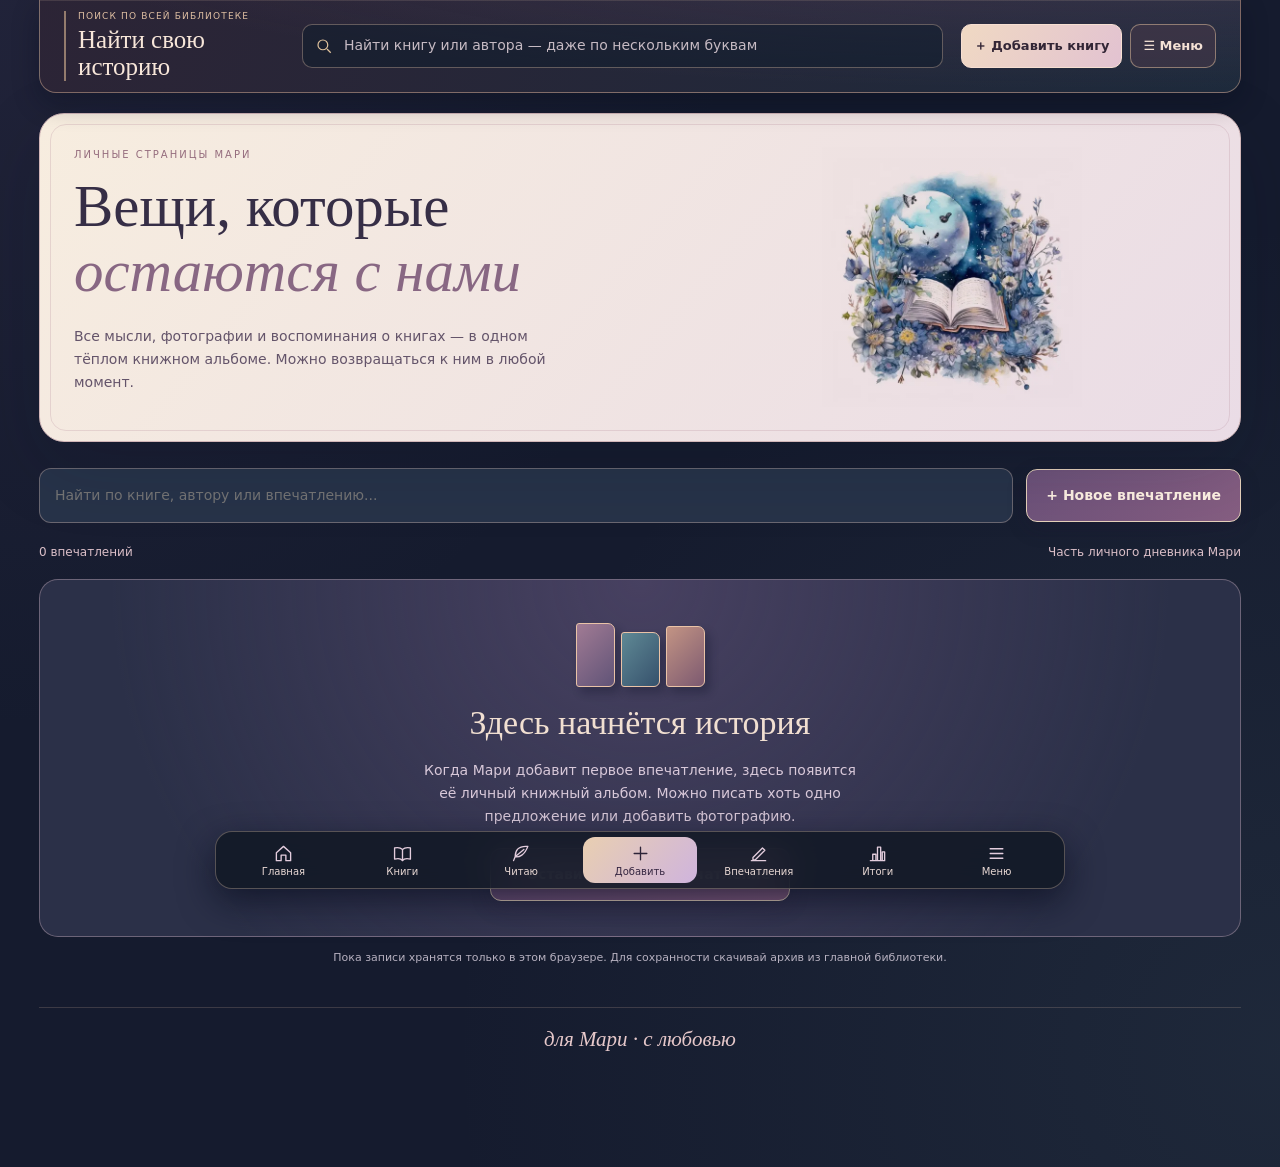
<file: impressions.html>
<!DOCTYPE html>
<html lang="ru"><head><meta charset="utf-8"/><meta content="width=device-width,initial-scale=1,viewport-fit=cover" name="viewport"/><title>Все мои впечатления · Между страницами</title><meta content="#171d30" name="theme-color"/><style>
/* Phone layout calibration: the 100% browser view matches the former 75% phone view.
   Desktop, tablets, data and native browser zoom remain untouched. */
@media (max-width:700px) and (pointer:coarse){html{zoom:.75}}

:root{color-scheme:dark;--paper:#ffeada;--soft:#dfcfcf;--gold:#efc79b}*{box-sizing:border-box}body{margin:0;background:radial-gradient(ellipse 60% 40% at 0% 20%,rgba(132,75,121,.17),transparent),radial-gradient(ellipse 60% 50% at 100% 80%,rgba(53,135,139,.15),transparent),#131a2c;color:#f8eadd;font:14px/1.65 system-ui,Arial,sans-serif}button,a,input{font:inherit}button{cursor:pointer}a{color:inherit}h1,h2,h3{font-family:Georgia,serif;font-weight:normal}.shell{max-width:1180px;margin:0 auto;padding:24px 24px 65px}.top{display:flex;justify-content:space-between;align-items:center;gap:12px}.back{display:inline-flex;align-items:center;padding:12px 17px;border-radius:11px;border:1px solid rgba(237,195,156,.42);background:#293047;text-decoration:none;color:#fae4c9}.top-label{font:italic 16px Georgia;color:#ddbad8}.hero{border:1px solid rgba(248,204,147,.5);border-radius:25px;margin:20px 0 26px;min-height:245px;padding:35px 40px;position:relative;overflow:hidden;display:flex;align-items:center;background:linear-gradient(120deg,#332c47,#263e51)}.hero:before{content:"";position:absolute;inset:10px;border:1px solid #dcc49d39;border-radius:17px;pointer-events:none}.hero h1{font-size:clamp(38px,5vw,65px);line-height:1.04;color:#ffecdf;margin:12px 0}.hero p{max-width:550px;color:#e4d4da}.hero .copy{position:relative;z-index:2;flex:1}.hero .art{width:270px;max-width:38%;height:auto;object-fit:contain;mix-blend-mode:screen;opacity:.94;filter:drop-shadow(0 10px 40px #e0c3cc35)}.kicker{color:#f1c89a;font-size:10px;letter-spacing:2px;text-transform:uppercase}.toolbar{display:flex;align-items:center;justify-content:space-between;gap:13px;margin:20px 0}.toolbar input{flex:1;min-width:0;padding:15px;border-radius:12px;border:1px solid #c6aaaf70;background:#222e47;color:#f9eadb;outline:none}.toolbar button,.start{border:0;border-radius:11px;padding:14px 19px;color:#352338;background:linear-gradient(115deg,#eac8b7,#dcc7e9);text-decoration:none;font-weight:650;white-space:nowrap}.meta{display:flex;justify-content:space-between;gap:10px;align-items:center;color:#dbbfc8;font-size:12px;margin:16px 0}.notes{display:grid;grid-template-columns:repeat(3,minmax(0,1fr));gap:13px}.note{background:linear-gradient(148deg,#e9dfe7,#faebda);border-radius:15px;color:#302a3b;padding:21px 19px;display:flex;flex-direction:column;gap:11px;min-height:195px;box-shadow:0 14px 30px #05091025;position:relative;overflow:hidden}.note:nth-child(3n+2){background:linear-gradient(145deg,#d7eae2,#f4e8dc)}.note:nth-child(3n+3){background:linear-gradient(145deg,#e1d8f2,#f0e2df)}.note:before{content:"✧";position:absolute;right:13px;top:6px;font:42px Georgia;color:#8e6a9850}.note time{font-size:11px;color:#675c75}.note h3{margin:0;font:24px/1.12 Georgia}.note .author{color:#6c6580;font-size:12px}.note p{line-height:1.65;margin:0;white-space:pre-line;overflow-wrap:anywhere}.note img{width:100%;height:auto;border-radius:8px;margin-top:4px;max-height:340px;object-fit:contain;background:#fff8f0}.note a{color:#60456e;text-decoration:none;font-weight:700;align-self:flex-start;margin-top:auto;font-size:12px}.empty{grid-column:1/-1;text-align:center;padding:35px 22px;border-radius:23px;border:1px solid #b7a4bb6d;background:radial-gradient(circle at 50% 10%,#523d615e,transparent 70%),#23283f}.empty svg{max-width:110px}.empty h2{font-size:34px;margin:8px 0}.empty p{color:#d8c8d9;max-width:450px;margin:0 auto 20px}.empty .start{display:inline-flex}.footer{margin-top:40px;border-top:1px solid rgba(227,193,171,.19);text-align:center;padding-top:19px;color:#e6c8ca;font:italic 21px Georgia}.privacy{color:#b7b1c0;font-size:11px;text-align:center;margin-top:12px}
@media(max-width:900px){.notes{grid-template-columns:repeat(2,minmax(0,1fr))}.hero .art{width:200px}}
@media(max-width:580px){.shell{padding:15px 13px 88px}.top-label{font-size:12px}.back{padding:10px 12px;font-size:11px}.hero{padding:23px 21px 0;display:flex;flex-direction:column;align-items:stretch}.hero h1{font-size:37px}.hero p{font-size:12px}.hero .art{max-width:100%;height:130px;margin:auto}.toolbar{flex-direction:column;align-items:stretch}.toolbar input,.toolbar button{width:100%}.notes{grid-template-columns:1fr}.note{padding:18px;min-height:0}.meta{margin:13px 0}}

/* v9 matching the watercolor diary spread */
body{background:radial-gradient(circle at 0% 0%,#51436732,transparent 42%),radial-gradient(circle at 100% 90%,#54747e26,transparent 50%),#151b2e;color:#f1dfd1}
.shell{max-width:1250px;padding-bottom:115px}
.hero{border-radius:25px;background:linear-gradient(130deg,#f7eddf,#eadce6)!important;border:1px solid #d1b6b8!important;padding:33px 34px!important;min-height:325px;display:grid!important;grid-template-columns:1fr .84fr;gap:20px;box-shadow:0 25px 75px #0c14272a;align-items:center;overflow:hidden}
.hero:before{inset:10px;border-radius:16px;border-color:#b48b9b42}
.hero h1{color:#362e46!important;font-size:clamp(33px,4.6vw,59px);max-width:640px;line-height:1.1;margin:12px 0 20px}.hero h1 em{color:#886783;font-style:italic}.hero p{color:#64546a!important;max-width:490px;font-size:14px;line-height:1.65}.hero .kicker{color:#956c7d!important}.hero .art{max-width:100%!important;width:100%!important;height:260px!important;object-fit:contain!important;opacity:1!important;mix-blend-mode:multiply!important;filter:none!important;justify-self:center}
.note{min-height:170px;border:1px solid #bf9ba94f;box-shadow:0 13px 29px #0b112729}.note:before{content:none!important}.note h3{font-size:23px}
.empty{background:radial-gradient(circle at 50% 0%,#62507882,transparent 76%),#2b3048;border:1px solid #c8aebc68;border-radius:19px}
.empty-pages{display:flex;align-items:flex-end;justify-content:center;gap:6px;height:72px}.empty-pages i{display:block;width:39px;height:64px;border:1px solid #eac3a7;border-radius:3px 7px 6px 3px;background:linear-gradient(135deg,#a17b94,#605377);box-shadow:5px 6px 8px #11142850}.empty-pages i:nth-child(2){height:55px;background:linear-gradient(130deg,#5f8995,#36516c)}.empty-pages i:nth-child(3){height:61px;background:linear-gradient(135deg,#c39484,#7c5970)}
.start,.toolbar button{background:linear-gradient(125deg,#6d527a,#865e82);border:1px solid #e6d1bb!important;color:#fff2e4!important;font-weight:650;box-shadow:0 7px 20px #2618382e}.start:hover{background:#7b608f}
.toolbar input{background:#273349;border-color:#e0c2b75c}
.floating-dock{position:fixed;left:50%;bottom:max(12px,env(safe-area-inset-bottom));transform:translateX(-50%);z-index:100;display:flex;align-items:center;gap:4px;padding:7px 11px;border:1px solid #ead0b76d;border-radius:19px;background:#25253fe9;backdrop-filter:blur(14px);box-shadow:0 10px 39px #060b1ba8}.floating-dock>a,.floating-dock>button{width:74px;height:51px;display:flex;align-items:center;justify-content:center;flex-direction:column;gap:1px;border:0;background:transparent;color:#eadad8;text-decoration:none;border-radius:10px;font:normal 19px Georgia;cursor:pointer}.floating-dock a:hover,.floating-dock button:hover{background:#ffffff18}.floating-dock small{font:10px system-ui}.floating-dock .dock-add{background:linear-gradient(135deg,#e9ceaf,#c4b2da);color:#30253f}.floating-dock .dock-add small{color:#392945}.dock-burger{font:22px system-ui}
.notes-menu{position:fixed;bottom:88px;right:14px;z-index:105;width:min(400px,calc(100vw - 26px));background:linear-gradient(135deg,#312840,#213548);border:1px solid #ead0b779;border-radius:18px;padding:16px;display:grid;grid-template-columns:1fr 1fr;gap:8px;box-shadow:0 15px 40px #080d20bb}.notes-menu[hidden]{display:none!important}.notes-menu a{text-decoration:none;font:12px/1.2 system-ui;color:#ffe9da;padding:11px 9px;background:#ffffff10;border-radius:8px}
#notes-up{position:fixed;right:15px;bottom:91px;z-index:110;width:40px;height:40px;border-radius:11px;background:#382b4b;color:#ffecd7;border:1px solid #e8c7b77b;font:24px Georgia;cursor:pointer}#notes-up[hidden]{display:none!important}
@media(max-width:750px){.hero{grid-template-columns:1fr!important;gap:4px;padding:23px 20px 7px!important}.hero h1{font-size:clamp(31px,9vw,46px)}.hero p{font-size:12px}.hero .art{height:185px!important}.notes{grid-template-columns:repeat(2,minmax(0,1fr))}}
@media(max-width:580px){.shell{padding:15px 13px 105px}.hero{padding:20px 18px 8px!important}.hero .art{height:168px!important}.notes{grid-template-columns:1fr}.floating-dock{gap:7px;padding:7px 12px}.floating-dock .dock-d{display:none!important}.floating-dock .dock-add,.floating-dock .dock-menu{display:flex!important;flex-direction:row!important;gap:6px;width:74px}.floating-dock .dock-add{font-size:22px}.notes-menu{bottom:85px}.toolbar .start{text-align:center}.top-label{max-width:170px;text-align:right}}

/* Write impressions here, without routing through the main library. */
.impression-dialog[hidden]{display:none!important}
.impression-dialog{position:fixed;inset:0;z-index:260;display:grid;place-items:center;padding:16px;background:rgba(6,10,23,.81);backdrop-filter:blur(9px);-webkit-backdrop-filter:blur(9px)}
.impression-panel{box-sizing:border-box;position:relative;width:min(720px,100%);min-width:0;max-height:calc(100dvh - 32px);overflow-y:auto;overscroll-behavior:contain;background:linear-gradient(150deg,#20293d,#292237);border:1px solid rgba(238,202,179,.52);border-radius:22px;padding:20px clamp(18px,3vw,30px) 26px;box-shadow:0 24px 75px rgba(3,8,22,.54);scrollbar-width:thin}
.impression-dialog-header{display:flex;justify-content:space-between;gap:16px;align-items:center;position:sticky;top:-20px;z-index:5;background:linear-gradient(180deg,#21293c 85%,rgba(33,41,60,.95));padding:12px 0 14px;margin-bottom:16px;border-bottom:1px solid #f1d3bb25}
.impression-dialog-header h2{font:normal clamp(26px,3vw,33px)/1.18 Georgia,serif;margin:0;color:#fae9d9}
.impression-dialog-close{flex:0 0 39px;width:39px;height:39px;border-radius:50%;background:rgba(255,255,255,.045);border:1px solid rgba(234,206,182,.39);color:#ffecdb;font:23px/1 system-ui;cursor:pointer}
.impression-dialog-close:hover{background:#66475a}
.impression-dialog .impression-intro{color:#dccbce;margin:0 0 18px;font:15px/1.55 system-ui}
.impression-dialog label{display:block;color:#f2dbcf;font:700 15px/1.4 system-ui;margin:0 0 7px}
.impression-dialog input[type="search"],.impression-dialog textarea,.impression-dialog input[type="file"]{display:block;box-sizing:border-box;width:100%;max-width:100%;padding:12px 14px;border:1px solid rgba(225,198,178,.42);border-radius:11px;background:#1a2c40;color:#fdf0e7;font:16px/1.5 system-ui;outline:none}
.impression-dialog input[type="search"]:focus,.impression-dialog textarea:focus,.impression-dialog input[type="file"]:focus-visible{border-color:#f1d1af;outline:2px solid rgba(243,201,177,.35);outline-offset:1px}
.impression-dialog input[type="search"]::placeholder,.impression-dialog textarea::placeholder{color:#b9bac4}
.impression-dialog textarea{min-height:150px;resize:vertical}
.impression-book-results{max-height:225px;overflow-y:auto;display:grid;gap:5px;padding:7px;margin:9px 0 18px;border:1px solid rgba(240,208,179,.27);border-radius:12px;background:#192439;scrollbar-width:thin}
.impression-book-results:empty{display:none}
.impression-book-results button{display:flex;flex-direction:column;align-items:flex-start;gap:3px;width:100%;padding:11px 12px;min-height:46px;border:0;border-radius:9px;background:transparent;color:#fff0dc;text-align:left;font:500 15px/1.4 system-ui;cursor:pointer}
.impression-book-results button:hover,.impression-book-results button:focus-visible{background:#ffffff17;outline:1px solid #ddc5b250}
.impression-book-results small{font-size:13px;color:#cebbc1}
.impression-book-results p{margin:6px 9px;font:14px/1.5 system-ui;color:#e6d3cd}
.impression-book-results a{color:#f5d1aa;padding:8px 9px}
.impression-chosen{box-sizing:border-box;margin:6px 0 20px;border:1px solid rgba(235,209,184,.29);border-radius:12px;background:#5e455d3d;padding:12px 14px;font:14px/1.5 system-ui;color:#e7d7cf}
.impression-chosen strong{display:block;font:600 16px/1.4 system-ui;color:#fcebdc}
.impression-chosen[hidden]{display:none!important}
.impression-field{margin:0 0 18px}
.impression-field .impression-hint{font:13px/1.45 system-ui;color:#d0c2c5;margin:7px 0 0}
.impression-dialog-actions{display:flex;gap:10px;flex-wrap:wrap;justify-content:flex-end;align-items:center;margin-top:23px}
.impression-dialog-actions button{box-sizing:border-box;min-height:47px;border-radius:11px;padding:11px 18px;font:700 15px/1.35 system-ui;cursor:pointer}
.impression-dialog-actions .impression-cancel{background:transparent;border:1px solid #e8cbb979;color:#f5e3d9}
.impression-dialog-actions .impression-submit{background:linear-gradient(125deg,#f4dfce,#e4c4bb);border:1px solid #f9e5d7;color:#302b41}
.impression-dialog-actions .impression-submit:disabled{opacity:.65;cursor:wait}
.impression-write-message{min-height:20px;font:14px/1.45 system-ui;color:#f4c3bd;margin:10px 0}
.impression-write-message:empty{display:none}
.impression-success{position:fixed;z-index:265;bottom:90px;left:50%;transform:translateX(-50%);max-width:calc(100vw - 22px);background:#384d48;border:1px solid #d7ccb1;color:#fff1da;padding:12px 19px;border-radius:12px;box-shadow:0 8px 22px #050a18a6;font:600 15px system-ui}
.impression-success[hidden]{display:none!important}
body.impression-dialog-open{overflow:hidden!important}
@media(max-width:600px){
 .impression-dialog{padding:0;align-items:stretch}
 .impression-panel{width:100%;height:100dvh;max-height:100dvh;border-radius:0;border-left:0;border-right:0;padding:16px 17px calc(25px + env(safe-area-inset-bottom))}
 .impression-dialog-header{top:-16px}
 .impression-dialog-actions{display:grid;grid-template-columns:1fr 1fr;gap:9px}
 .impression-dialog-actions button{min-width:0;padding:10px 12px}
 .impression-book-results{max-height:31dvh}
}
@media(max-width:360px){.impression-panel{padding-left:13px;padding-right:13px}.impression-dialog-actions button{font-size:14px}}


/* Same compact global search and book menu as the main library. */
html{scroll-padding-top:calc(var(--mari-imp-height,80px) + 14px)}
.shell{padding-top:0!important}
.mari-imp-search{position:sticky;top:0;z-index:170;isolation:isolate;box-sizing:border-box;
 display:grid;grid-template-columns:minmax(145px,220px) minmax(0,1fr) auto;grid-template-areas:"label field actions";
 align-items:center;gap:clamp(9px,1.4vw,20px);max-width:100%;margin:0 0 19px!important;padding:11px clamp(12px,2.3vw,24px)!important;
 border:1px solid rgba(220,181,152,.48);border-top:0;border-radius:0 0 17px 17px;
 background:radial-gradient(ellipse at 90% -50%,rgba(126,78,110,.28),transparent 69%),linear-gradient(118deg,rgba(45,37,54,.975),rgba(30,43,60,.975));
 box-shadow:0 11px 27px rgba(7,11,27,.33),inset 0 1px rgba(255,222,186,.12);
 backdrop-filter:blur(14px);-webkit-backdrop-filter:blur(14px)}
.mari-imp-search::before,.mari-imp-search::after{content:none!important}
.mari-imp-heading{display:contents}
.mari-imp-title{grid-area:label;min-width:0;padding-left:12px;border-left:2px solid rgba(227,190,153,.57)}
.mari-imp-title .kicker{display:block;font-size:9px!important;line-height:1.3;letter-spacing:1.15px;color:#dfbfa3;margin:0 0 3px}
.mari-imp-title h2{font:normal clamp(19px,2.1vw,25px)/1.1 Georgia,serif;color:#f7e6d9;margin:0}
.mari-imp-actions{grid-area:actions;display:flex;align-items:center;gap:8px;flex:none}
.mari-imp-actions>a,.mari-imp-actions>button{display:inline-flex;align-items:center;justify-content:center;gap:7px;box-sizing:border-box;min-height:44px!important;margin:0!important;padding:9px 12px!important;
 white-space:nowrap;cursor:pointer;border-radius:10px!important;font:650 13px/1.25 system-ui,sans-serif!important;text-decoration:none!important}
.mari-imp-add{color:#332636!important;background:linear-gradient(120deg,#f0d9c3,#e2c2d1)!important;border:1px solid #f7dfd2!important}
.mari-imp-menu{color:#f4e1d5!important;background:rgba(69,56,74,.63)!important;border:1px solid rgba(217,185,154,.54)!important}
.mari-imp-searchbox{grid-area:field;display:flex;align-items:center;gap:9px;min-height:44px;padding:0 12px;border:1px solid rgba(218,188,163,.38);border-radius:10px;background:rgba(16,29,45,.54)}
.mari-imp-searchbox svg{width:18px;height:18px;flex:none;color:#dfc29c}
.mari-imp-searchbox input{min-width:0;width:100%;flex:1;border:0;outline:0;background:transparent;color:#f9e8d9;font:14px/1.4 system-ui}
.mari-imp-searchbox input::placeholder{color:#c6bac3}
.mari-imp-searchbox:focus-within{border-color:#f4d0a2;box-shadow:0 0 0 2px #d5ae831b}
.mari-imp-book-results{position:absolute;top:calc(100% + 4px);left:12px;right:12px;z-index:200;max-height:min(51dvh,345px);overflow-y:auto;padding:9px;border:1px solid #e1c4a7ab;border-radius:13px;background:linear-gradient(145deg,#263448,#352d42);box-shadow:0 20px 43px #040817b3}
.mari-imp-book-results[hidden]{display:none!important}
.mari-imp-results-title{font:700 12px system-ui;color:#ebc8a5;letter-spacing:.6px;margin:3px 7px 8px}
.mari-imp-book-results a{display:flex;justify-content:space-between;gap:9px;flex-wrap:wrap;padding:10px 12px;color:#ffeddb;border-radius:8px;text-decoration:none}
.mari-imp-book-results a:hover{background:#ffffff16}
.mari-imp-book-results a strong{font:normal 16px Georgia}
.mari-imp-book-results a span{color:#cfc2ce;font-size:13px}
.mari-imp-book-results p{font-size:13px;color:#dfcbd2;margin:8px}
.mari-imp-search.is-compact{padding-top:7px!important;padding-bottom:7px!important}
.mari-imp-search.is-compact .mari-imp-searchbox{min-height:40px}
.mari-imp-search.is-compact .mari-imp-actions>*{min-height:40px!important;padding:7px 11px!important}
.mari-imp-search.is-compact .kicker{display:none!important}
.mari-imp-search.is-compact h2{font-size:20px!important}
.floating-dock{display:flex!important}
html.mari-nav-open body{overflow:hidden!important}
#mari-imp-backdrop{position:fixed;inset:0;z-index:8000;background:rgba(5,9,22,.68);border:0;backdrop-filter:blur(5px)}
#mari-imp-backdrop[hidden]{display:none!important}
#notes-menu{position:fixed!important;top:max(12px,env(safe-area-inset-top))!important;right:max(12px,env(safe-area-inset-right))!important;bottom:max(12px,env(safe-area-inset-bottom))!important;left:auto!important;
 box-sizing:border-box;display:flex;flex-direction:column;width:min(430px,calc(100vw - 24px))!important;height:auto!important;max-height:calc(100dvh - 24px)!important;padding:22px!important;
 overflow-y:auto!important;overscroll-behavior:contain;z-index:8010!important;border:1px solid rgba(237,202,174,.68)!important;border-radius:21px!important;
 background:radial-gradient(ellipse at 100% 0%,rgba(140,94,122,.27),transparent 50%),linear-gradient(140deg,#33283e,#1e3042)!important;box-shadow:0 27px 85px rgba(4,7,18,.83)!important}
#notes-menu[hidden]{display:none!important}
#notes-menu .menu-panel-head{position:sticky;top:-22px;z-index:2;display:flex;align-items:center;justify-content:space-between;gap:12px;
 padding:8px 0 12px;margin:0 0 10px;background:linear-gradient(#342c43 79%,rgba(52,44,67,.93));font:23px Georgia,serif;color:#ffe4d4}
#notes-menu .menu-close{display:grid;place-items:center;flex:none;min-height:42px;min-width:42px;cursor:pointer;background:#ffffff10;border:1px solid #efd3b45a;border-radius:9px;color:#f3ddc7;font-size:23px}
#notes-menu .menu-grid{display:grid;grid-template-columns:repeat(2,minmax(0,1fr));gap:9px}
#notes-menu .menu-grid a{display:flex;align-items:center;min-width:0;min-height:44px;padding:12px 10px;font:14px/1.28 system-ui;color:#e9dbe9;background:rgba(236,210,210,.065);border:1px solid rgba(236,210,210,.12);border-radius:10px;text-decoration:none}
#notes-menu .menu-grid a:hover{background:#e3bbc238}
#notes-menu .menu-dedication{text-align:center;font:italic 16px Georgia;color:#e6c9b2;margin-top:auto;padding-top:18px}
#notes-up{bottom:18px!important}
@media(max-width:1120px){.mari-imp-search{grid-template-columns:minmax(130px,175px) minmax(0,1fr) auto;gap:9px}.mari-imp-title h2{font-size:20px!important}.mari-imp-actions>*{font-size:12px!important;padding:8px 10px!important}}
@media(max-width:700px){
 .mari-imp-search{grid-template-columns:minmax(0,1fr) auto;grid-template-areas:"label actions" "field field";gap:7px 8px;padding:8px 11px 9px!important;margin-bottom:12px!important;border-radius:0 0 13px 13px}
 .mari-imp-title{padding-left:8px}
 .mari-imp-title .kicker{display:none!important}
 .mari-imp-title h2{font-size:20px!important}
 .mari-imp-actions{gap:6px}
 .mari-imp-actions>*{min-height:37px!important;font-size:12px!important;padding:7px 9px!important}
 .mari-imp-searchbox{min-height:41px}
 .mari-imp-searchbox input{font-size:14px}
 .mari-imp-search.is-compact h2{font-size:19px!important}
 .mari-imp-search.is-compact .mari-imp-actions>*{min-height:36px!important}
 #notes-menu{top:0!important;right:0!important;bottom:0!important;left:0!important;width:100vw!important;max-height:100dvh!important;border-radius:0!important;padding:15px max(15px,env(safe-area-inset-right)) calc(20px + env(safe-area-inset-bottom)) max(15px,env(safe-area-inset-left))!important}
 #notes-menu .menu-panel-head{top:-15px;padding-top:12px}
 #notes-menu .menu-grid a{min-height:44px}
}
@media(max-width:390px){.mari-imp-title h2{font-size:18px!important}.mari-imp-actions>*{font-size:11px!important}}


/* Restored lower navigation on desktop and phone, in the library's original style. */
.floating-dock{display:flex!important;position:fixed!important;z-index:190!important;bottom:max(11px,env(safe-area-inset-bottom))!important;left:50%!important;transform:translateX(-50%)!important;
 width:min(850px,calc(100vw - 80px))!important;max-width:850px!important;
 padding:5px 10px!important;gap:4px!important;border-radius:17px!important;
 border:1px solid #ead0b750!important;background:rgba(18,24,37,.88)!important;
 box-shadow:0 12px 35px #060b1ba6!important;backdrop-filter:blur(16px)!important}
.floating-dock>a,.floating-dock>button{flex:1 1 0!important;min-width:0!important;width:auto!important;height:46px!important;display:flex;flex-direction:column;justify-content:center;align-items:center;gap:3px!important;
 padding:4px 6px!important;border-radius:12px!important;border:0;cursor:pointer;
 background:transparent;color:#e3cddd;text-decoration:none}
.floating-dock .icon{width:19px;height:19px;fill:none;stroke:currentColor;stroke-width:1.7;stroke-linecap:round;stroke-linejoin:round}
.floating-dock small{font:500 10px/1.1 system-ui;color:#e9d9d4}
.floating-dock .dock-add{max-width:126px!important;background:linear-gradient(130deg,#e9cfb1,#cfb4dd)!important;color:#2d2438!important}
.floating-dock .dock-add small{color:#352641}
.floating-dock .dock-d:hover,.floating-dock button:hover{background:#ffffff1b}
.floating-dock .dock-add:hover{filter:brightness(1.06)}
.mari-imp-results-footer{border-top:1px solid #e1c09a44;margin-top:7px;padding:5px 4px 2px}
.mari-imp-results-footer a{display:inline-block;font-size:13px;color:#f5d5a9;text-decoration:underline}
@media(max-width:699px){
 .floating-dock{width:auto!important;min-width:169px!important;max-width:calc(100vw - 25px)!important;bottom:max(10px,env(safe-area-inset-bottom))!important;padding:7px 10px!important;gap:7px!important}
 .floating-dock .dock-d{display:none!important}
 .floating-dock .dock-add,.floating-dock .dock-menu{display:flex!important;flex-direction:row!important;gap:7px!important;flex:0 0 auto!important;width:77px!important;height:50px!important}
 .floating-dock .dock-add small,.floating-dock .dock-menu small{font-size:11px}
 .floating-dock .icon{width:19px;height:19px}
 #notes-up{bottom:83px!important}
}

</style><style id="mari-impression-editor-20261121">
.impression-entry-actions{display:flex;flex-wrap:wrap;gap:9px;margin:14px 0 9px}
.impression-entry-actions button,.impression-voice button{border:1px solid rgba(230,191,169,.5);border-radius:11px;background:#333049;color:#f6e7dd;padding:10px 14px;font:600 14px/1.3 system-ui;cursor:pointer}
.impression-entry-actions button:last-child{background:#3a2939;color:#f4c7c0}
.impression-voice{display:flex;flex-wrap:wrap;align-items:center;gap:11px;margin:10px 0 16px}
.impression-voice span{color:#d3c2c5;font-size:14px;line-height:1.45;flex:1 1 230px}
.impression-voice button[aria-pressed="true"]{background:#79465c;color:#fff}
.impression-existing-photo{color:#edcaa9;font-size:14px;margin:8px 0}
@media(max-width:600px){.impression-entry-actions button,.impression-voice button{min-height:44px}}
</style></head><body><main class="shell"><header class="mari-imp-search" id="mari-impression-global-search">
<div class="mari-imp-heading"><div class="mari-imp-title"><span class="kicker">Поиск по всей библиотеке</span><h2>Найти свою историю</h2></div>
<div class="mari-imp-actions"><a class="mari-imp-add" href="index.html?add=1">＋ Добавить книгу</a><button id="notes-menu-trigger" class="mari-imp-menu" aria-controls="notes-menu" aria-expanded="false" type="button">☰ Меню</button></div></div>
<div class="mari-imp-searchbox"><svg width="22" height="22" viewBox="0 0 24 24" fill="none" stroke="currentColor" stroke-width="1.6" aria-hidden="true"><circle cx="10.5" cy="10.5" r="6.5"/><path d="m16 16 5 5"/></svg><input id="mari-imp-book-search" type="search" autocomplete="off" role="combobox" aria-autocomplete="list" aria-haspopup="listbox" aria-controls="mari-imp-book-results" aria-expanded="false" aria-label="Найти книгу или автора" placeholder="Найти книгу или автора — даже по нескольким буквам"></div>
<div class="mari-imp-book-results" id="mari-imp-book-results" hidden></div>
</header><section class="hero"><div class="copy"><div class="kicker">Личные страницы Мари</div><h1>Вещи, которые <em>остаются с нами</em></h1><p>Все мысли, фотографии и воспоминания о книгах — в одном тёплом книжном альбоме. Можно возвращаться к ним в любой момент.</p></div><img alt="Акварельная раскрытая книга, голубые цветы и луна" class="art" src="[data-uri]"/></section><div class="toolbar"><input aria-label="Поиск впечатлений" autocomplete="off" id="query" placeholder="Найти по книге, автору или впечатлению..." type="search"/><button class="start" type="button" data-impression-new>+ Новое впечатление</button></div><div class="meta"><span id="count">Все воспоминания</span><span>Часть личного дневника Мари</span></div><section aria-live="polite" class="notes" id="notes"></section><div class="privacy">Пока записи хранятся только в этом браузере. Для сохранности скачивай архив из главной библиотеки.</div><footer class="footer">для Мари · с любовью</footer></main><div class="impression-dialog" id="impression-dialog" hidden>
 <div class="impression-panel" role="dialog" aria-modal="true" aria-labelledby="impression-dialog-title">
  <div class="impression-dialog-header"><h2 id="impression-dialog-title">Новое впечатление</h2><button class="impression-dialog-close" id="impression-dialog-close" type="button" aria-label="Закрыть">×</button></div>
  <p class="impression-intro">Выбери книгу из библиотеки и сохрани свою мысль или фотографию — прямо здесь, без перехода на главную.</p>
  <form id="impression-write-form">
   <div class="impression-field"><label for="impression-write-search">К какой книге впечатление? *</label><input type="search" id="impression-write-search" placeholder="Начни вводить название или автора…" autocomplete="off" aria-controls="impression-book-results" aria-expanded="false"><div class="impression-book-results" id="impression-book-results" role="listbox" aria-label="Выбор книги"></div><div class="impression-chosen" id="impression-chosen" hidden aria-live="polite"></div></div>
   <div class="impression-field"><label for="impression-write-text">Что запомнилось?</label><textarea id="impression-write-text" name="note" placeholder="Любимая сцена, мысль, чувство или маленькое открытие…"></textarea></div>
   <div class="impression-voice"><button type="button" id="impression-voice-button" aria-pressed="false">Записать голосом</button><span id="impression-voice-status" role="status" aria-live="polite">Речь появится в поле выше. Перед сохранением её можно исправить.</span></div><div class="impression-field"><label for="impression-write-photo">Добавить фотографию (необязательно)</label><input type="file" id="impression-write-photo" accept="image/jpeg,image/png,image/webp"><p class="impression-hint">Можно оставить только текст или только фотографию. Фото уменьшится до 900 пикселей для экономии памяти.</p></div>
   <div id="impression-existing-photo" class="impression-existing-photo" hidden></div><p class="impression-write-message" id="impression-write-message" role="status" aria-live="polite"></p>
   <div class="impression-dialog-actions"><button class="impression-cancel" id="impression-dialog-cancel" type="button">Отмена</button><button class="impression-submit" id="impression-submit" type="submit">Сохранить впечатление</button></div>
  </form>
 </div>
</div><div class="impression-success" id="impression-success" role="status" hidden>Впечатление сохранено в библиотеке</div><script>
(()=>{'use strict';const KEY='mari_between_pages_real_416_v1';let books=[];try{books=JSON.parse(localStorage.getItem(KEY)||'[]');if(!Array.isArray(books))books=[]}catch{books=[]}const $=s=>document.querySelector(s);const esc=s=>String(s||'').replace(/[&<>"']/g,c=>({'&':'&amp;','<':'&lt;','>':'&gt;','"':'&quot;',"'":'&#39;'}[c]));const norm=s=>String(s||'').toLocaleLowerCase('ru').replace(/ё/g,'е');const date=s=>{if(!s)return 'Без даты';const d=new Date(s+'T12:00:00');return Number.isNaN(+d)?esc(s):d.toLocaleDateString('ru-RU',{day:'numeric',month:'long',year:'numeric'})};const entries=()=>books.flatMap(book=>(book.impressions||[]).map((note,index)=>({book,note,index}))).sort((a,b)=>(b.note.date||'').localeCompare(a.note.date||''));function render(){const q=norm($('#query').value.trim()),items=entries().filter(x=>!q||norm(x.book.title+' '+x.book.author+' '+(x.note.text||'')).includes(q));$('#count').textContent=items.length+' '+(items.length===1?'впечатление':items.length<5&&items.length>1?'впечатления':'впечатлений');$('#notes').innerHTML=items.length?items.map(({book,note,index})=>`<article class="note"><time>${date(note.date)}</time><h3>${esc(book.title)}</h3><div class="author">${esc(book.author)}</div>${note.text?`<p>${esc(note.text)}</p>`:''}${/^data:image\/(jpeg|png|webp);base64,[A-Za-z0-9+/=]+$/.test(note.photo||'')?`<img src="${note.photo}" alt="Фото-впечатление о книге">`:''}<div class="impression-entry-actions"><button type="button" data-impression-edit="${esc(book.id)}" data-note-index="${index}">Редактировать</button><button type="button" data-impression-delete="${esc(book.id)}" data-note-index="${index}">Удалить</button></div><a href="index.html?book=${encodeURIComponent(book.id)}#library">Открыть карточку книги ↗</a></article>`).join(''):`<div class="empty"><div class="empty-pages" aria-hidden="true"><i></i><i></i><i></i></div><h2>${q?'Ничего не найдено':'Здесь начнётся история'}</h2><p>${q?'Попробуй другое слово — ищем по названию, автору и тексту.':'Когда Мари добавит первое впечатление, здесь появится её личный книжный альбом. Можно писать хоть одно предложение или добавить фотографию.'}</p><button class="start" type="button" data-impression-new>+ Оставить первое впечатление</button></div>`}
/* A direct writing flow on the impressions page. Uses the same localStorage
   record as index.html; no navigation and no new storage schema. */
const dialog=$('#impression-dialog'),entryForm=$('#impression-write-form');
const find=$('#impression-write-search'),choices=$('#impression-book-results');
const chosen=$('#impression-chosen'),writeMessage=$('#impression-write-message');
let selectedBookId=null,returnFocus=null,busy=false,successTimer=0,editingIndex=null,recognition=null,recognizing=false,spokenBase='';
function currentBooks(){
 const val=JSON.parse(localStorage.getItem(KEY)||'[]');
 return Array.isArray(val)?val:[];
}
function bookChoices(){
 const q=norm(find.value.trim());
 const results=books.filter(book=>!q||norm(String(book.title||'')+' '+String(book.author||'')).includes(q)).slice(0,14);
 if(!books.length){
  choices.innerHTML='<p>В этой копии браузера пока нет книг. Сначала добавь книгу в библиотеке.</p><a href="index.html#quick-start">Добавить книгу</a>';
 }else if(!results.length){
  choices.innerHTML='<p>Книга не найдена. Попробуй другое название или добавь новую книгу в библиотеке.</p><a href="index.html#quick-start">Добавить книгу</a>';
 }else{
  choices.innerHTML=results.map(b=>'<button type="button" role="option" data-impression-book="'+esc(b.id)+'"><strong>'+esc(b.title)+'</strong><small>'+esc(b.author)+'</small></button>').join('');
 }
 find.setAttribute('aria-expanded',String(Boolean(results.length)));
}
function selectBook(id){
 const book=books.find(b=>String(b.id)===String(id));if(!book)return;
 selectedBookId=String(book.id);
 chosen.hidden=false;
 chosen.innerHTML='<strong>'+esc(book.title)+'</strong>'+esc(book.author);
 find.value=book.title;choices.innerHTML='';find.setAttribute('aria-expanded','false');
 writeMessage.textContent='';
 $('#impression-write-text').focus({preventScroll:true});
}
function openWriter(){
 try{books=currentBooks()}catch{books=[]}
 stopVoice();selectedBookId=null;editingIndex=null;entryForm.reset();chosen.hidden=true;$('#impression-dialog-title').textContent='Новое впечатление';$('#impression-submit').textContent='Сохранить впечатление';$('#impression-existing-photo').hidden=true;
 writeMessage.textContent='';
 returnFocus=document.activeElement;
 dialog.hidden=false;document.body.classList.add('impression-dialog-open');
 bookChoices();
 requestAnimationFrame(()=>find.focus({preventScroll:true}));
}
function editWriter(bookId,index){
 openWriter();
 const b=books.find(book=>String(book.id)===String(bookId));const note=b?.impressions?.[index];
 if(!note){writeMessage.textContent='Запись не найдена.';return;}
 selectBook(bookId);editingIndex=index;
 $('#impression-dialog-title').textContent='Редактировать впечатление';
 $('#impression-submit').textContent='Сохранить изменения';
 $('#impression-write-text').value=note.text||'';
 const existing=$('#impression-existing-photo');
 existing.hidden=!note.photo;
 existing.textContent=note.photo?'Текущая фотография сохранится. Выбери новую, только если хочешь заменить её.':'';
}
function stopVoice(){
 if(recognition){try{recognition.stop()}catch{}recognition=null}
 recognizing=false;
 const btn=$('#impression-voice-button'),status=$('#impression-voice-status');
 if(btn){btn.setAttribute('aria-pressed','false');btn.textContent='Записать голосом'}
 if(status)status.textContent='Речь появится в поле выше. Перед сохранением её можно исправить.';
}
function toggleVoice(){
 if(recognizing){stopVoice();return}
 const Recognition=window.SpeechRecognition||window.webkitSpeechRecognition;
 const status=$('#impression-voice-status');
 if(!Recognition){status.textContent='Голосовая расшифровка не поддерживается этим браузером. Можно воспользоваться диктовкой клавиатуры.';return}
 const field=$('#impression-write-text');
 spokenBase=field.value.trim();let sessionText='';
 const rec=new Recognition();recognition=rec;recognizing=true;rec.lang='ru-RU';rec.continuous=true;rec.interimResults=true;
 $('#impression-voice-button').textContent='Остановить запись';$('#impression-voice-button').setAttribute('aria-pressed','true');
 status.textContent='Слушаю… Говори, текст будет появляться выше.';
 rec.onresult=event=>{
  let finalText='',interim='';
  for(let i=0;i<event.results.length;i++){
   const value=event.results[i][0]?.transcript||'';
   if(event.results[i].isFinal)finalText+=value+' ';else interim+=value;
  }
  sessionText=finalText+interim;
  field.value=[spokenBase,sessionText.trim()].filter(Boolean).join(' ');
 };
 rec.onerror=event=>{status.textContent=event.error==='not-allowed'?'Нет доступа к микрофону. Разреши доступ в браузере.':'Не удалось распознать речь. Можно ввести текст вручную.';recognizing=false;recognition=null;$('#impression-voice-button').textContent='Записать голосом';$('#impression-voice-button').setAttribute('aria-pressed','false')};
 rec.onend=()=>{if(recognition!==rec)return;recognition=null;recognizing=false;$('#impression-voice-button').textContent='Записать голосом';$('#impression-voice-button').setAttribute('aria-pressed','false');status.textContent='Расшифровка готова. Проверь текст перед сохранением.'};
 try{rec.start()}catch{stopVoice();status.textContent='Не удалось включить микрофон.'}
}
function closeWriter(){
 if(busy)return;stopVoice();
 dialog.hidden=true;document.body.classList.remove('impression-dialog-open');
 find.setAttribute('aria-expanded','false');choices.innerHTML='';
 if(returnFocus&&returnFocus.isConnected)returnFocus.focus({preventScroll:true});
}
async function shrinkPhoto(file){
 return new Promise((resolve,reject)=>{
  const image=new Image(),url=URL.createObjectURL(file);
  image.onload=()=>{
   try{
    const scale=Math.min(1,900/Math.max(image.width,image.height));
    const canvas=document.createElement('canvas');
    canvas.width=Math.max(1,Math.round(image.width*scale));
    canvas.height=Math.max(1,Math.round(image.height*scale));
    canvas.getContext('2d').drawImage(image,0,0,canvas.width,canvas.height);
    URL.revokeObjectURL(url);
    resolve(canvas.toDataURL('image/jpeg',.73));
   }catch(error){URL.revokeObjectURL(url);reject(error)}
  };
  image.onerror=()=>{URL.revokeObjectURL(url);reject(new Error('Не удалось прочитать фото'))};
  image.src=url;
 });
}
function todayLocal(){
 const d=new Date();
 return [d.getFullYear(),String(d.getMonth()+1).padStart(2,'0'),String(d.getDate()).padStart(2,'0')].join('-');
}
document.addEventListener('click',e=>{
 const edit=e.target.closest('[data-impression-edit]');if(edit){e.preventDefault();editWriter(edit.dataset.impressionEdit,Number(edit.dataset.noteIndex));return}
 const del=e.target.closest('[data-impression-delete]');if(del){
  e.preventDefault();if(!confirm('Удалить это впечатление? Отменить удаление нельзя.'))return;
  try{const latest=currentBooks();const b=latest.find(x=>String(x.id)===String(del.dataset.impressionDelete));const i=Number(del.dataset.noteIndex);if(!b||!Array.isArray(b.impressions)||i<0||i>=b.impressions.length)throw Error('Запись не найдена');
   b.impressions.splice(i,1);localStorage.setItem(KEY,JSON.stringify(latest));books=latest;render();
  }catch{alert('Не получилось удалить запись. Проверь сохранение данных в браузере.')}return;
 }
 const open=e.target.closest('[data-impression-new]');
 if(open){e.preventDefault();openWriter();return;}
 const pick=e.target.closest('[data-impression-book]');
 if(pick&&dialog.contains(pick)){e.preventDefault();selectBook(pick.dataset.impressionBook);return;}
 if(e.target===dialog){closeWriter();}
});
$('#impression-voice-button').addEventListener('click',toggleVoice);
$('#impression-dialog-close').addEventListener('click',closeWriter);
$('#impression-dialog-cancel').addEventListener('click',closeWriter);
find.addEventListener('input',()=>{
 if(editingIndex!==null){writeMessage.textContent='Для изменения книги создай новое впечатление — редактирование сохраняется за исходной книгой.';return;}
 selectedBookId=null;chosen.hidden=true;bookChoices();
});
find.addEventListener('focus',()=>{if(!selectedBookId)bookChoices()});
find.addEventListener('keydown',e=>{
 if(e.key==='ArrowDown'){const first=choices.querySelector('button');if(first){e.preventDefault();first.focus();}}
});
dialog.addEventListener('keydown',e=>{
 if(e.key==='Escape'){e.preventDefault();e.stopPropagation();closeWriter();}
});
entryForm.addEventListener('submit',async e=>{
 e.preventDefault();if(busy)return;
 if(!selectedBookId){writeMessage.textContent='Сначала выбери книгу из списка.';find.focus();return;}
 const noteText=$('#impression-write-text').value.trim();
 const imageFile=$('#impression-write-photo').files[0];
 if(!noteText&&!imageFile&&editingIndex===null){writeMessage.textContent='Напиши впечатление или добавь фотографию.';$('#impression-write-text').focus();return;}
 const submit=$('#impression-submit');busy=true;submit.disabled=true;
 writeMessage.textContent='Сохраняем впечатление…';
 let photo=null;
 try{
  if(imageFile)photo=await shrinkPhoto(imageFile);
  const latest=currentBooks();const book=latest.find(b=>String(b.id)===selectedBookId);
  if(!book)throw new Error('Книга не найдена. Выбери её снова.');
  if(!Array.isArray(book.impressions))book.impressions=[];
  if(editingIndex!==null){const old=book.impressions[editingIndex];if(!old)throw new Error('Запись не найдена');if(!noteText&&!photo&&!old.photo)throw new Error('Оставь текст или фотографию');book.impressions[editingIndex]={...old,text:noteText,photo:photo||old.photo||null};}
  else book.impressions.unshift({date:todayLocal(),text:noteText,photo});
  localStorage.setItem(KEY,JSON.stringify(latest));
  books=latest;
  $('#query').value='';
  render();
  busy=false;
  closeWriter();
  const success=$('#impression-success');success.hidden=false;
  clearTimeout(successTimer);successTimer=setTimeout(()=>{success.hidden=true},3800);
 }catch(error){
  writeMessage.textContent=error?.message?.startsWith('Книга не найдена')?error.message:imageFile&&photo===null?'Не получилось прочитать фотографию. Попробуй JPG или PNG.':'Не получилось сохранить. Возможно, память браузера заполнена — сделай резервную копию.';
 }finally{
  busy=false;submit.disabled=false;
 }
});

$('#query').addEventListener('input',render);render()})();
</script>
<nav aria-label="Быстрое меню библиотеки" class="floating-dock">
 <a class="dock-d" href="index.html#top" title="Главная"><svg class="icon" viewBox="0 0 24 24" aria-hidden="true"><path d="M3 11 12 3l9 8v10h-6v-7H9v7H3z"/></svg><small>Главная</small></a>
 <a class="dock-d" href="index.html#library" title="Все книги"><svg class="icon" viewBox="0 0 24 24" aria-hidden="true"><path d="M12 7c-3-3-6-3-10-2v14c4-1 8-1 10 2 2-3 6-3 10-2V5c-4-1-7-1-10 2zm0 0v14"/></svg><small>Книги</small></a>
 <a class="dock-d" href="index.html#reading" title="Сейчас читаю"><svg class="icon" viewBox="0 0 24 24" aria-hidden="true"><path d="M20 3C7 2 4 9 4 16c5 1 12-2 16-13ZM4 16l-2 5m2-5 11-9"/></svg><small>Читаю</small></a>
 <button class="dock-add" type="button" data-impression-new title="Написать впечатление"><svg class="icon" viewBox="0 0 24 24" aria-hidden="true"><path d="M12 4v16M4 12h16"/></svg><small>Добавить</small></button>
 <a class="dock-d" href="impressions.html" title="Все впечатления"><svg class="icon" viewBox="0 0 24 24" aria-hidden="true"><path d="M3 21h18M5 17 17 5l3 3-12 12H5z"/></svg><small>Впечатления</small></a>
 <a class="dock-d" href="index.html#statistics" title="Статистика"><svg class="icon" viewBox="0 0 24 24" aria-hidden="true"><path d="M3 21h18M6 21v-8h4v8m2 0V4h4v17m2 0v-11h3v11"/></svg><small>Итоги</small></a>
 <button class="dock-menu" data-imp-open-menu type="button" aria-controls="notes-menu" title="Открыть меню"><svg class="icon" viewBox="0 0 24 24" aria-hidden="true"><path d="M4 6h16M4 12h16M4 18h16"/></svg><small>Меню</small></button>
</nav><button type="button" class="mari-imp-backdrop" id="mari-imp-backdrop" aria-label="Закрыть меню" hidden></button>
<nav aria-label="Меню библиотеки" class="notes-menu" id="notes-menu" role="dialog" aria-modal="true" hidden>
<div class="menu-panel-head"><span>Навигация по библиотеке</span><button type="button" class="menu-close" id="mari-imp-menu-close" aria-label="Закрыть меню">×</button></div>
<div class="menu-grid">
<a href="index.html#top">Главная</a><a href="index.html?add=1">Добавить книгу</a>
<a href="index.html#reading">Читаю и вернуть</a><a href="index.html#statistics">Статистика</a>
<a href="index.html#library">Все книги</a><a href="index.html#wishes">Список желаний</a>
<a href="index.html#worlds">Книжные миры</a><a href="index.html#cycles">Книжные циклы</a>
<a href="impressions.html">Впечатления</a><a href="index.html#year">Мой книжный год</a>
<a href="index.html#constellation">Книжное небо</a><a href="index.html#safety">Мои данные</a>
</div><div class="menu-dedication">для Мари · с любовью</div>
</nav><button aria-label="Наверх" hidden="" id="notes-up">↑</button><script>
(()=>{
 const input=document.querySelector('#mari-imp-book-search'),root=document.querySelector('#mari-imp-book-results'),top=document.querySelector('#mari-impression-global-search');
 const menu=document.querySelector('#notes-menu'),trigger=document.querySelector('#notes-menu-trigger');
 const esc=str=>String(str||'').replace(/[&<>"']/g,c=>({'&':'&amp;','<':'&lt;','>':'&gt;','"':'&quot;',"'":'&#39;'}[c]));
 const norm=str=>String(str||'').toLocaleLowerCase('ru').replace(/ё/g,'е').trim();
 const raw=localStorage.getItem('mari_between_pages_real_416_v1');
 let books=[];try{books=JSON.parse(raw||'[]');if(!Array.isArray(books))books=[];}catch{}
 const hideResults=()=>{root.hidden=true;root.innerHTML='';input.setAttribute('aria-expanded','false');};
 const draw=()=>{
  const q=norm(input.value);
  const found=(!q?[...books].sort((a,b)=>String(a.title||'').localeCompare(String(b.title||''),'ru')):books.filter(b=>norm((b.title||'')+' '+(b.author||'')).includes(q))).slice(0,14);
  root.innerHTML='<div class="mari-imp-results-title">'+(q?'Книги по запросу':'Выбери книгу или начни вводить название')+'</div>'+found.map(b=>'<a href="index.html?book='+encodeURIComponent(b.id)+'#library"><strong>'+esc(b.title)+'</strong><span>'+esc(b.author)+'</span></a>').join('')+(found.length?'':'<p>Книга не найдена. Её можно добавить в библиотеку.</p>')+'<div class="mari-imp-results-footer"><a href="index.html#library">Открыть весь каталог</a></div>';
  root.hidden=false;input.setAttribute('aria-expanded','true');
 };
 input.addEventListener('input',draw);
 input.addEventListener('focus',draw);
 const backdrop=document.querySelector('#mari-imp-backdrop'),closeButton=document.querySelector('#mari-imp-menu-close');
 const closeMenu=()=>{menu.hidden=true;backdrop.hidden=true;trigger.setAttribute('aria-expanded','false');document.documentElement.classList.remove('mari-nav-open');};
 document.querySelector('[data-imp-open-menu]')?.addEventListener('click',()=>trigger.click());
 trigger.addEventListener('click',()=>{
  const opening=menu.hidden;menu.hidden=!opening;backdrop.hidden=!opening;
  trigger.setAttribute('aria-expanded',String(opening));
  document.documentElement.classList.toggle('mari-nav-open',opening);
  hideResults();if(opening)closeButton.focus({preventScroll:true});
 });
 closeButton.addEventListener('click',closeMenu);
 backdrop.addEventListener('click',closeMenu);
 menu.addEventListener('click',e=>{if(e.target.closest('a'))closeMenu();});
 document.addEventListener('pointerdown',e=>{
  if(!e.target.closest('#mari-impression-global-search'))hideResults();
  if(!e.target.closest('#notes-menu,#notes-menu-trigger'))closeMenu();
 },true);
 document.addEventListener('keydown',e=>{if(e.key==='Escape'){hideResults();closeMenu();}});
 
 const metrics=()=>document.documentElement.style.setProperty('--mari-imp-height',Math.ceil(top.offsetHeight)+'px');
 const onScroll=()=>{
  top.classList.toggle('is-compact',window.scrollY>140);
  document.querySelector('#notes-up').hidden=window.scrollY<550;
 };
 window.addEventListener('scroll',onScroll,{passive:true});
 window.addEventListener('resize',metrics,{passive:true});
 if(typeof ResizeObserver!=='undefined')new ResizeObserver(metrics).observe(top);
 onScroll();requestAnimationFrame(metrics);
 document.querySelector('#notes-up').addEventListener('click',()=>scrollTo({top:0,behavior:'smooth'}));
})();
</script></body></html>
</file>
